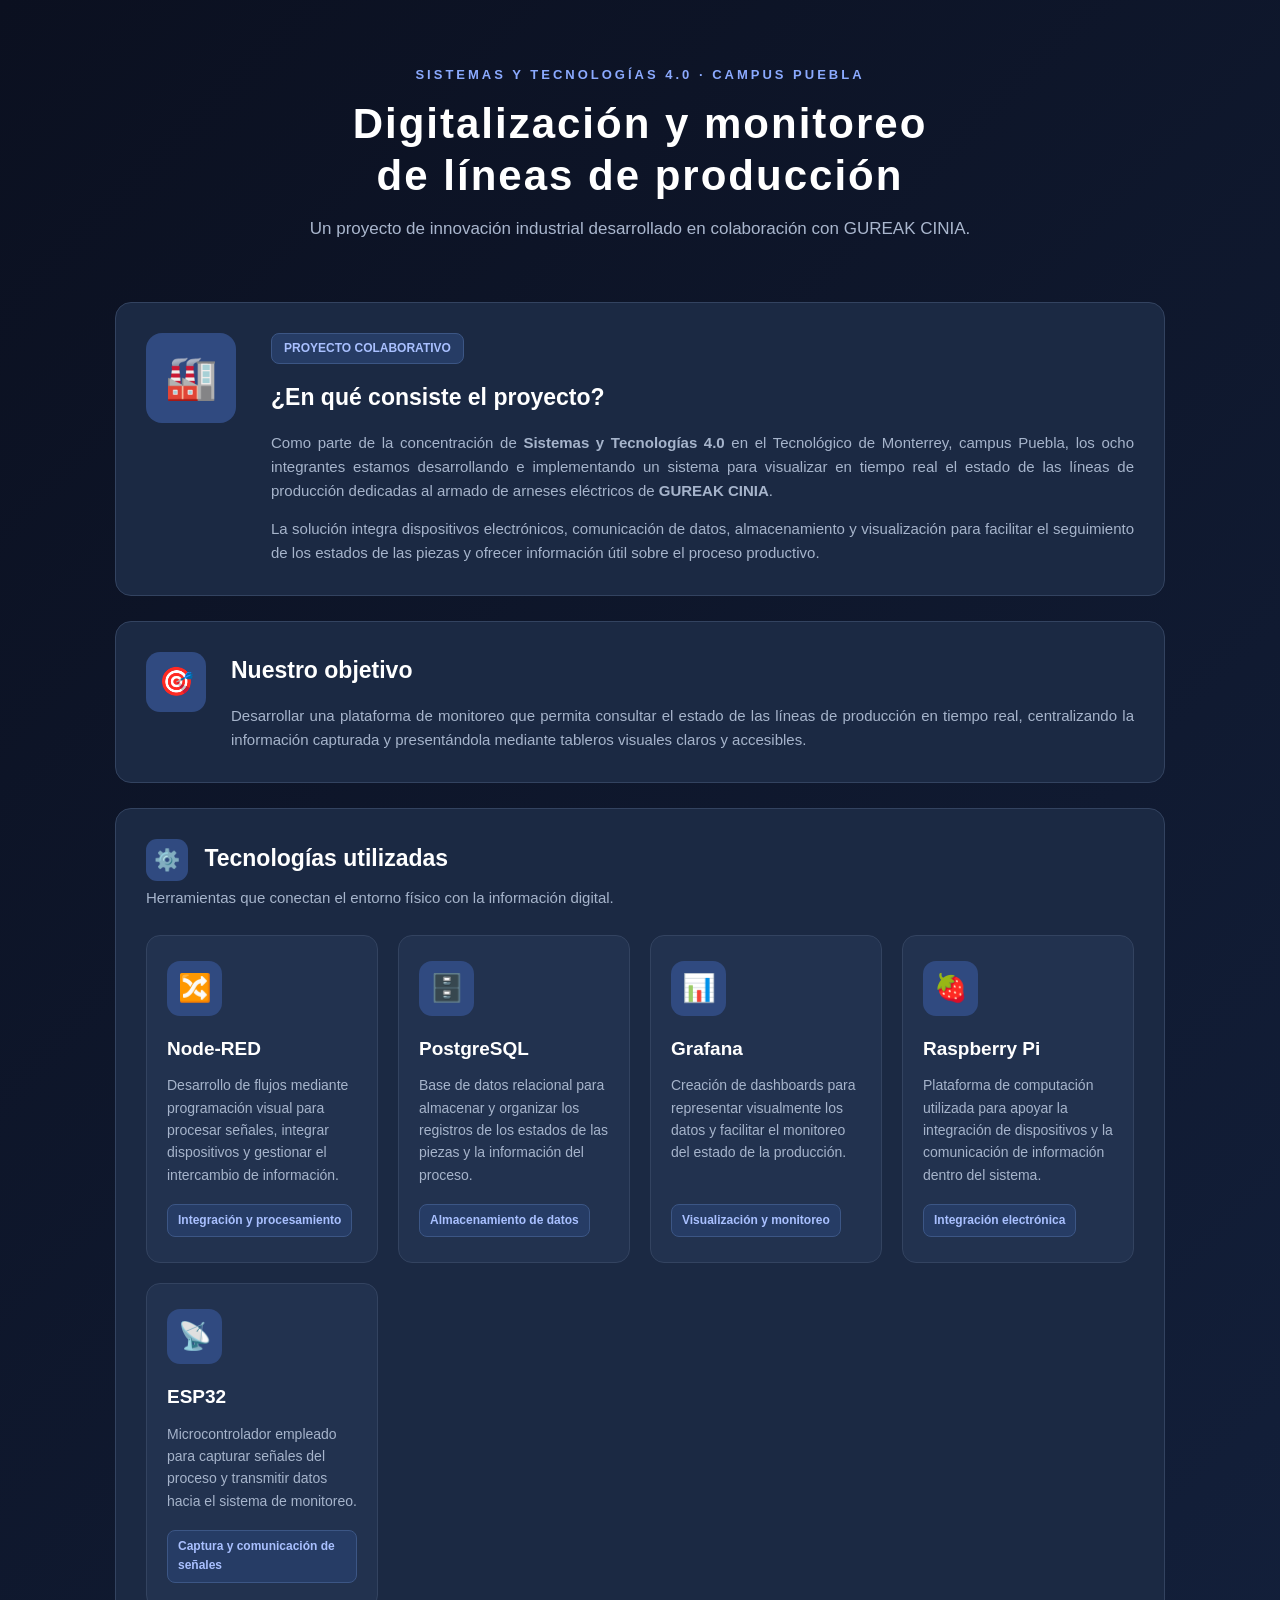
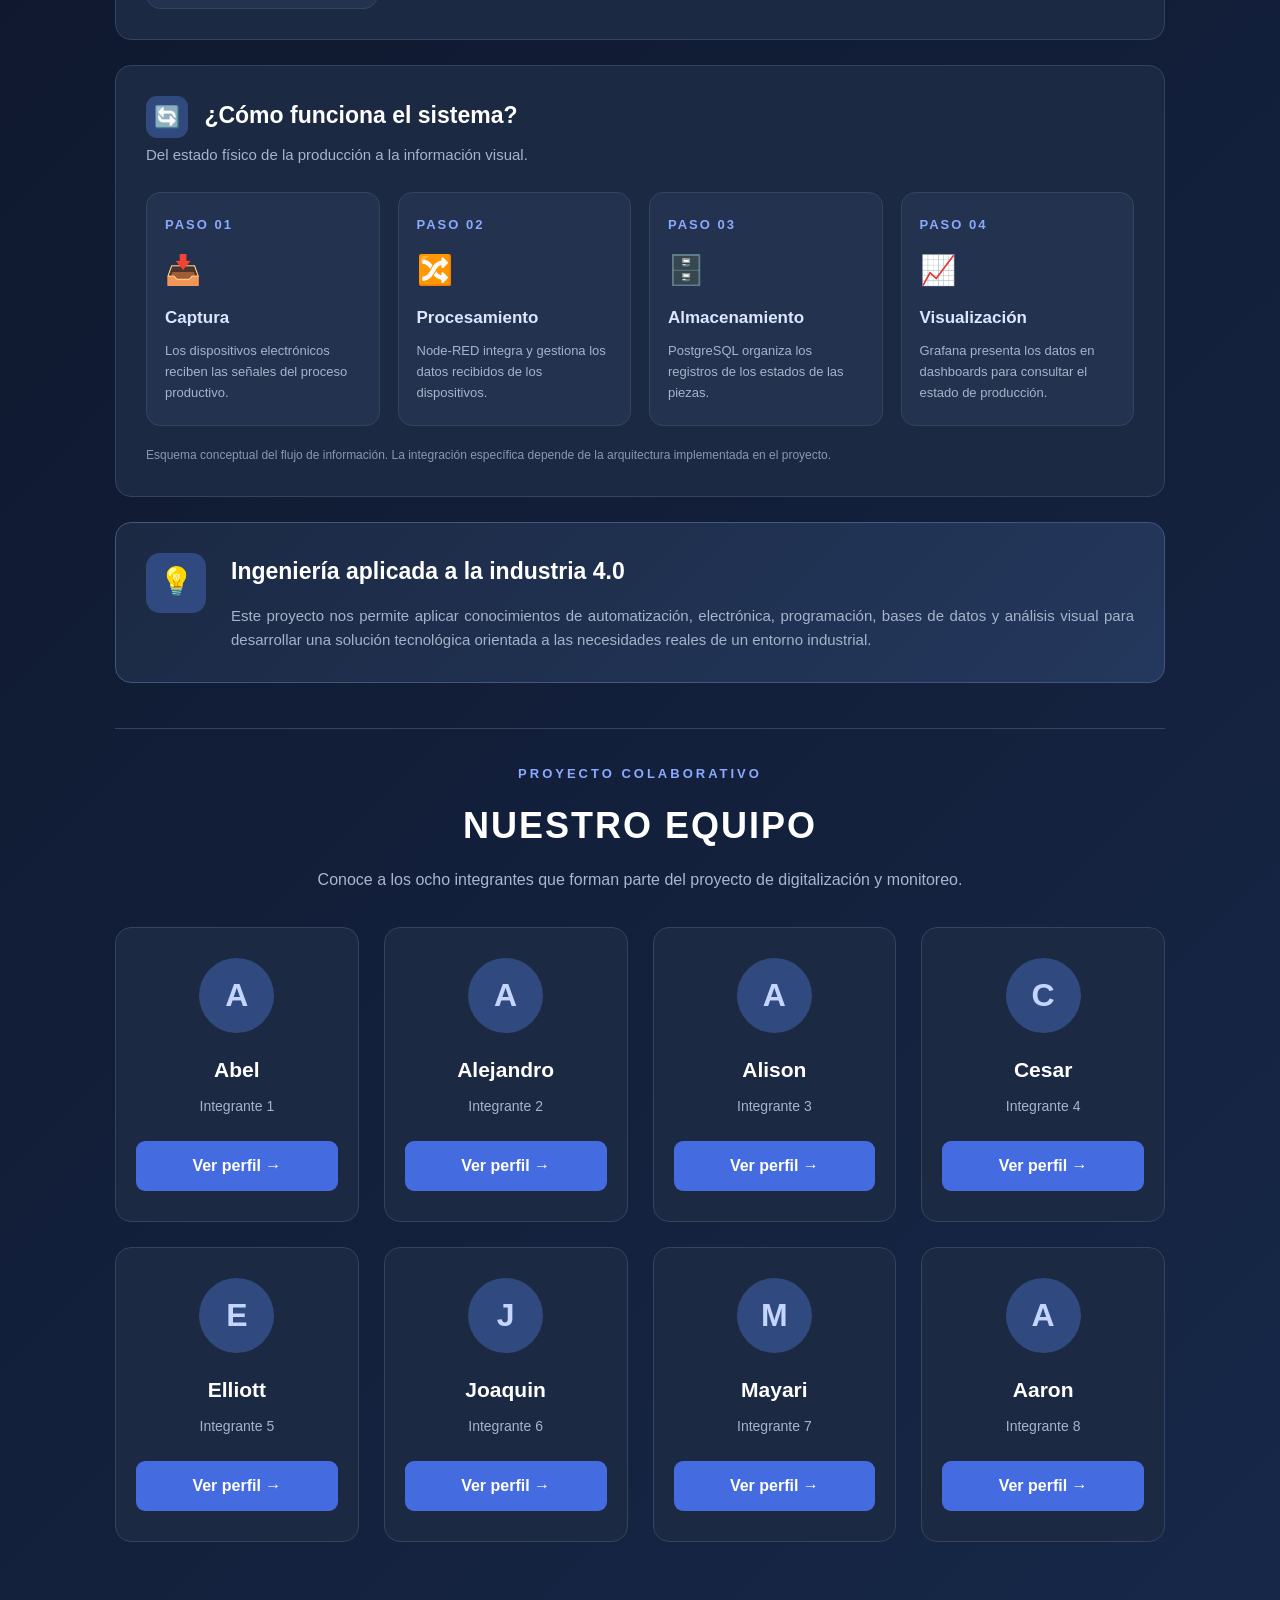
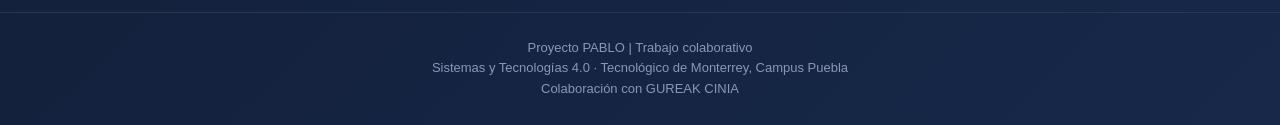
<file: index.html>
<!DOCTYPE html>
<html lang="es">

<head>
    <meta charset="UTF-8">
    <meta name="viewport" content="width=device-width, initial-scale=1.0">
    <title>PABLO | Proyecto y Nuestro Equipo</title>

    <style>
        * {
            margin: 0;
            padding: 0;
            box-sizing: border-box;
        }

        body {
            font-family: 'Segoe UI', Arial, sans-serif;
            background: linear-gradient(135deg, #0b1020, #172849);
            color: white;
            min-height: 100vh;
            line-height: 1.6;
        }

        /* ENCABEZADOS */

        header {
            text-align: center;
            padding: 65px 20px 35px;
        }

        header .subtitulo {
            color: #8baaff;
            font-size: 13px;
            letter-spacing: 3px;
            font-weight: bold;
        }

        header h1 {
            font-size: 42px;
            margin: 12px 0;
            letter-spacing: 2px;
            line-height: 1.25;
        }

        header p {
            color: #aab7ce;
            font-size: 17px;
            max-width: 750px;
            margin: 0 auto;
        }

        /* CONTENEDOR GENERAL */

        .contenedor {
            max-width: 1100px;
            margin: 25px auto 70px;
            padding: 0 25px;
        }

        /* TARJETAS GENERALES */

        .tarjeta {
            background: #1b2943;
            border: 1px solid #334360;
            border-radius: 16px;
            padding: 30px;
            margin-bottom: 25px;
            transition: 0.3s ease;
        }

        .tarjeta:hover {
            transform: translateY(-4px);
            border-color: #7395ff;
            box-shadow: 0 12px 30px #0005;
        }

        .tarjeta h2 {
            font-size: 23px;
            margin-bottom: 15px;
        }

        .tarjeta h3 {
            font-size: 19px;
            margin-bottom: 10px;
            color: #dce6ff;
        }

        .tarjeta p {
            color: #a6b4cb;
            font-size: 15px;
            margin-bottom: 14px;
            text-align: justify;
        }

        .tarjeta p:last-child {
            margin-bottom: 0;
        }

        /* INTRODUCCIÓN */

        .introduccion {
            display: grid;
            grid-template-columns: 100px 1fr;
            align-items: start;
            gap: 25px;
        }

        .icono-grande {
            width: 90px;
            height: 90px;
            border-radius: 16px;
            background: #304a80;
            display: flex;
            justify-content: center;
            align-items: center;
            font-size: 42px;
        }

        .etiqueta {
            display: inline-block;
            background: #263c65;
            color: #a9c0ff;
            border: 1px solid #3c5685;
            border-radius: 8px;
            padding: 5px 12px;
            font-size: 12px;
            font-weight: 600;
            margin-bottom: 15px;
        }

        /* OBJETIVO */

        .objetivo,
        .cierre {
            display: grid;
            grid-template-columns: 65px 1fr;
            gap: 20px;
            align-items: start;
        }

        .objetivo-icono,
        .cierre-icono {
            width: 60px;
            height: 60px;
            background: #304a80;
            border-radius: 14px;
            display: flex;
            align-items: center;
            justify-content: center;
            font-size: 28px;
        }

        /* ENCABEZADOS DE SECCIÓN */

        .seccion-encabezado {
            margin-bottom: 25px;
        }

        .seccion-encabezado h2 {
            margin-bottom: 5px;
        }

        .seccion-encabezado p {
            color: #a6b4cb;
            margin-bottom: 0;
        }

        .seccion-icono {
            display: inline-flex;
            align-items: center;
            justify-content: center;
            width: 42px;
            height: 42px;
            background: #304a80;
            border-radius: 11px;
            margin-right: 10px;
            font-size: 21px;
            vertical-align: middle;
        }

        /* TECNOLOGÍAS */

        .tecnologias-grid {
            display: grid;
            grid-template-columns: repeat(auto-fit, minmax(220px, 1fr));
            gap: 20px;
        }

        .tecnologia-card {
            background: #22324f;
            border: 1px solid #334360;
            border-radius: 14px;
            padding: 25px 20px;
            transition: 0.3s ease;
            display: flex;
            flex-direction: column;
            align-items: flex-start;
        }

        .tecnologia-card:hover {
            transform: translateY(-6px);
            border-color: #7395ff;
            box-shadow: 0 12px 30px #0005;
        }

        .tecnologia-icono {
            width: 55px;
            height: 55px;
            background: #304a80;
            color: #c5d5ff;
            border-radius: 13px;
            display: flex;
            align-items: center;
            justify-content: center;
            font-size: 27px;
            margin-bottom: 18px;
        }

        .tecnologia-card h3 {
            font-size: 19px;
            margin-bottom: 10px;
            color: white;
        }

        .tecnologia-card p {
            font-size: 14px;
            text-align: left;
            margin-bottom: 18px;
            flex-grow: 1;
        }

        .tecnologia-tipo {
            display: inline-block;
            background: #263c65;
            border: 1px solid #3c5685;
            color: #a9c0ff;
            border-radius: 8px;
            padding: 6px 10px;
            font-size: 12px;
            font-weight: 600;
        }

        /* FLUJO DEL SISTEMA */

        .flujo-grid {
            display: grid;
            grid-template-columns: repeat(auto-fit, minmax(170px, 1fr));
            gap: 18px;
            align-items: stretch;
        }

        .flujo-paso {
            background: #22324f;
            border: 1px solid #334360;
            border-radius: 14px;
            padding: 22px 18px;
            transition: 0.3s ease;
        }

        .flujo-paso:hover {
            transform: translateY(-5px);
            border-color: #7395ff;
        }

        .flujo-numero {
            color: #8baaff;
            font-size: 13px;
            font-weight: bold;
            letter-spacing: 2px;
            margin-bottom: 12px;
        }

        .flujo-emoji {
            font-size: 29px;
            margin-bottom: 10px;
        }

        .flujo-paso h3 {
            font-size: 17px;
            margin-bottom: 10px;
        }

        .flujo-paso p {
            font-size: 13px;
            text-align: left;
            margin-bottom: 0;
        }

        .flujo-nota {
            color: #8998b2 !important;
            font-size: 12px !important;
            margin-top: 20px;
            text-align: left !important;
        }

        /* CIERRE DEL PROYECTO */

        .cierre {
            background: linear-gradient(135deg, #1b2943, #24385d);
            border-color: #405780;
        }

        /* SECCIÓN DEL EQUIPO */

        .equipo-seccion {
            padding-top: 35px;
            margin-top: 45px;
            border-top: 1px solid #334360;
        }

        .equipo-encabezado {
            text-align: center;
            margin-bottom: 35px;
        }

        .equipo-encabezado .subtitulo {
            color: #8baaff;
            font-size: 13px;
            letter-spacing: 3px;
            font-weight: bold;
        }

        .equipo-encabezado h2 {
            font-size: 36px;
            margin: 12px 0;
            letter-spacing: 2px;
        }

        .equipo-encabezado p {
            color: #aab7ce;
            font-size: 16px;
        }

        .equipo-grid {
            display: grid;
            grid-template-columns: repeat(auto-fit, minmax(220px, 1fr));
            gap: 25px;
        }

        .integrante {
            background: #1b2943;
            border: 1px solid #334360;
            border-radius: 16px;
            padding: 30px 20px;
            text-align: center;
            transition: 0.3s ease;
        }

        .integrante:hover {
            transform: translateY(-8px);
            border-color: #7395ff;
            box-shadow: 0 12px 30px #0005;
        }

        .avatar {
            width: 75px;
            height: 75px;
            border-radius: 50%;
            background: #304a80;
            color: #c5d5ff;
            display: flex;
            justify-content: center;
            align-items: center;
            margin: 0 auto 20px;
            font-size: 32px;
            font-weight: bold;
        }

        .integrante h3 {
            font-size: 21px;
            margin-bottom: 8px;
            color: white;
        }

        .integrante p {
            color: #a6b4cb;
            font-size: 14px;
            margin-bottom: 24px;
        }

        .boton {
            display: block;
            text-decoration: none;
            background: #456be1;
            color: white;
            padding: 12px;
            border-radius: 9px;
            font-weight: 600;
            transition: 0.2s;
        }

        .boton:hover {
            background: #6387ff;
        }

        /* PIE DE PÁGINA */

        footer {
            text-align: center;
            color: #8998b2;
            padding: 25px;
            font-size: 13px;
            border-top: 1px solid #263750;
        }

        /* DISEÑO RESPONSIVO */

        @media (max-width: 600px) {
            header {
                padding: 45px 20px 25px;
            }

            header h1 {
                font-size: 30px;
            }

            header p {
                font-size: 15px;
            }

            .contenedor {
                padding: 0 15px;
                margin-top: 15px;
            }

            .tarjeta {
                padding: 22px 18px;
            }

            .introduccion,
            .objetivo,
            .cierre {
                grid-template-columns: 1fr;
                gap: 18px;
            }

            .tecnologias-grid,
            .flujo-grid,
            .equipo-grid {
                grid-template-columns: 1fr;
            }

            .equipo-encabezado h2 {
                font-size: 29px;
            }
        }
    </style>
</head>

<body>

    <!-- ENCABEZADO PRINCIPAL -->

    <header>
        <div class="subtitulo">
            SISTEMAS Y TECNOLOGÍAS 4.0 · CAMPUS PUEBLA
        </div>

        <h1>Digitalización y monitoreo<br>de líneas de producción</h1>

        <p>
            Un proyecto de innovación industrial desarrollado
            en colaboración con GUREAK CINIA.
        </p>
    </header>

    <main class="contenedor">

        <!-- DESCRIPCIÓN GENERAL -->

        <section class="tarjeta">
            <div class="introduccion">

                <div class="icono-grande">🏭</div>

                <div>
                    <span class="etiqueta">PROYECTO COLABORATIVO</span>

                    <h2>¿En qué consiste el proyecto?</h2>

                    <p>
                        Como parte de la concentración de
                        <strong>Sistemas y Tecnologías 4.0</strong>
                        en el Tecnológico de Monterrey, campus Puebla,
                        los ocho integrantes estamos desarrollando e
                        implementando un sistema para visualizar en
                        tiempo real el estado de las líneas de producción
                        dedicadas al armado de arneses eléctricos de
                        <strong>GUREAK CINIA</strong>.
                    </p>

                    <p>
                        La solución integra dispositivos electrónicos,
                        comunicación de datos, almacenamiento y
                        visualización para facilitar el seguimiento
                        de los estados de las piezas y ofrecer
                        información útil sobre el proceso productivo.
                    </p>
                </div>

            </div>
        </section>

        <!-- OBJETIVO -->

        <section class="tarjeta">
            <div class="objetivo">

                <div class="objetivo-icono">🎯</div>

                <div>
                    <h2>Nuestro objetivo</h2>

                    <p>
                        Desarrollar una plataforma de monitoreo que
                        permita consultar el estado de las líneas
                        de producción en tiempo real, centralizando
                        la información capturada y presentándola
                        mediante tableros visuales claros y accesibles.
                    </p>
                </div>

            </div>
        </section>

        <!-- TECNOLOGÍAS -->

        <section class="tarjeta">

            <div class="seccion-encabezado">
                <h2>
                    <span class="seccion-icono">⚙️</span>
                    Tecnologías utilizadas
                </h2>

                <p>
                    Herramientas que conectan el entorno físico
                    con la información digital.
                </p>
            </div>

            <div class="tecnologias-grid">

                <article class="tecnologia-card">
                    <div class="tecnologia-icono">🔀</div>
                    <h3>Node-RED</h3>

                    <p>
                        Desarrollo de flujos mediante programación
                        visual para procesar señales, integrar
                        dispositivos y gestionar el intercambio
                        de información.
                    </p>

                    <span class="tecnologia-tipo">
                        Integración y procesamiento
                    </span>
                </article>

                <article class="tecnologia-card">
                    <div class="tecnologia-icono">🗄️</div>
                    <h3>PostgreSQL</h3>

                    <p>
                        Base de datos relacional para almacenar
                        y organizar los registros de los estados
                        de las piezas y la información del proceso.
                    </p>

                    <span class="tecnologia-tipo">
                        Almacenamiento de datos
                    </span>
                </article>

                <article class="tecnologia-card">
                    <div class="tecnologia-icono">📊</div>
                    <h3>Grafana</h3>

                    <p>
                        Creación de dashboards para representar
                        visualmente los datos y facilitar el
                        monitoreo del estado de la producción.
                    </p>

                    <span class="tecnologia-tipo">
                        Visualización y monitoreo
                    </span>
                </article>

                <article class="tecnologia-card">
                    <div class="tecnologia-icono">🍓</div>
                    <h3>Raspberry Pi</h3>

                    <p>
                        Plataforma de computación utilizada
                        para apoyar la integración de dispositivos
                        y la comunicación de información
                        dentro del sistema.
                    </p>

                    <span class="tecnologia-tipo">
                        Integración electrónica
                    </span>
                </article>

                <article class="tecnologia-card">
                    <div class="tecnologia-icono">📡</div>
                    <h3>ESP32</h3>

                    <p>
                        Microcontrolador empleado para capturar
                        señales del proceso y transmitir datos
                        hacia el sistema de monitoreo.
                    </p>

                    <span class="tecnologia-tipo">
                        Captura y comunicación de señales
                    </span>
                </article>

            </div>
        </section>

        <!-- FLUJO DEL SISTEMA -->

        <section class="tarjeta">

            <div class="seccion-encabezado">
                <h2>
                    <span class="seccion-icono">🔄</span>
                    ¿Cómo funciona el sistema?
                </h2>

                <p>
                    Del estado físico de la producción
                    a la información visual.
                </p>
            </div>

            <div class="flujo-grid">

                <article class="flujo-paso">
                    <div class="flujo-numero">PASO 01</div>
                    <div class="flujo-emoji">📥</div>
                    <h3>Captura</h3>

                    <p>
                        Los dispositivos electrónicos reciben
                        las señales del proceso productivo.
                    </p>
                </article>

                <article class="flujo-paso">
                    <div class="flujo-numero">PASO 02</div>
                    <div class="flujo-emoji">🔀</div>
                    <h3>Procesamiento</h3>

                    <p>
                        Node-RED integra y gestiona los datos
                        recibidos de los dispositivos.
                    </p>
                </article>

                <article class="flujo-paso">
                    <div class="flujo-numero">PASO 03</div>
                    <div class="flujo-emoji">🗄️</div>
                    <h3>Almacenamiento</h3>

                    <p>
                        PostgreSQL organiza los registros
                        de los estados de las piezas.
                    </p>
                </article>

                <article class="flujo-paso">
                    <div class="flujo-numero">PASO 04</div>
                    <div class="flujo-emoji">📈</div>
                    <h3>Visualización</h3>

                    <p>
                        Grafana presenta los datos en dashboards
                        para consultar el estado de producción.
                    </p>
                </article>

            </div>

            <p class="flujo-nota">
                Esquema conceptual del flujo de información.
                La integración específica depende de la
                arquitectura implementada en el proyecto.
            </p>

        </section>

        <!-- CIERRE DEL PROYECTO -->

        <section class="tarjeta cierre">

            <div class="cierre-icono">💡</div>

            <div>
                <h2>Ingeniería aplicada a la industria 4.0</h2>

                <p>
                    Este proyecto nos permite aplicar conocimientos
                    de automatización, electrónica, programación,
                    bases de datos y análisis visual para desarrollar
                    una solución tecnológica orientada a las
                    necesidades reales de un entorno industrial.
                </p>
            </div>

        </section>

        <!-- EQUIPO PABLO: DEBAJO DE LA DESCRIPCIÓN -->

        <section class="equipo-seccion" id="equipo">

            <div class="equipo-encabezado">
                <div class="subtitulo">PROYECTO COLABORATIVO</div>

                <h2>NUESTRO EQUIPO</h2>

                <p>
                    Conoce a los ocho integrantes que forman parte
                    del proyecto de digitalización y monitoreo.
                </p>
            </div>

            <div class="equipo-grid">

                <!-- INTEGRANTE 1 -->

                <article class="integrante">
                    <div class="avatar">A</div>
                    <h3>Abel</h3>
                    <p>Integrante 1</p>

                    <a class="boton" href="Abel/Abel.html">
                        Ver perfil →
                    </a>
                </article>

                <!-- INTEGRANTE 2 -->

                <article class="integrante">
                    <div class="avatar">A</div>
                    <h3>Alejandro</h3>
                    <p>Integrante 2</p>

                    <a class="boton" href="Camacho/Camacho.html">
                        Ver perfil →
                    </a>
                </article>

                <!-- INTEGRANTE 3 -->

                <article class="integrante">
                    <div class="avatar">A</div>
                    <h3>Alison</h3>
                    <p>Integrante 3</p>

                    <a class="boton" href="Alison/Alison.html">
                        Ver perfil →
                    </a>
                </article>

                <!-- INTEGRANTE 4 -->

                <article class="integrante">
                    <div class="avatar">C</div>
                    <h3>Cesar</h3>
                    <p>Integrante 4</p>

                    <a class="boton" href="Cesar/Cesar.html">
                        Ver perfil →
                    </a>
                </article>

                <!-- INTEGRANTE 5 -->

                <article class="integrante">
                    <div class="avatar">E</div>
                    <h3>Elliott</h3>
                    <p>Integrante 5</p>

                    <a class="boton" href="Elliott/Elliott.html">
                        Ver perfil →
                    </a>
                </article>

                <!-- INTEGRANTE 6 -->

                <article class="integrante">
                    <div class="avatar">J</div>
                    <h3>Joaquin</h3>
                    <p>Integrante 6</p>

                    <a class="boton" href="Joaquin/Joaquin.html">
                        Ver perfil →
                    </a>
                </article>

                <!-- INTEGRANTE 7 -->

                <article class="integrante">
                    <div class="avatar">M</div>
                    <h3>Mayari</h3>
                    <p>Integrante 7</p>

                    <a class="boton" href="Mayi/Mayari.html">
                        Ver perfil →
                    </a>
                </article>

                <!-- INTEGRANTE 8 -->

                <article class="integrante">
                    <div class="avatar">A</div>
                    <h3>Aaron</h3>
                    <p>Integrante 8</p>

                    <a class="boton" href="Aaron/Aaron.html">
                        Ver perfil →
                    </a>
                </article>

            </div>
        </section>

    </main>

    <!-- PIE DE PÁGINA -->

    <footer>
        Proyecto PABLO | Trabajo colaborativo
        <br>
        Sistemas y Tecnologías 4.0 · Tecnológico de Monterrey, Campus Puebla
        <br>
        Colaboración con GUREAK CINIA
    </footer>

</body>

</html>
</file>
